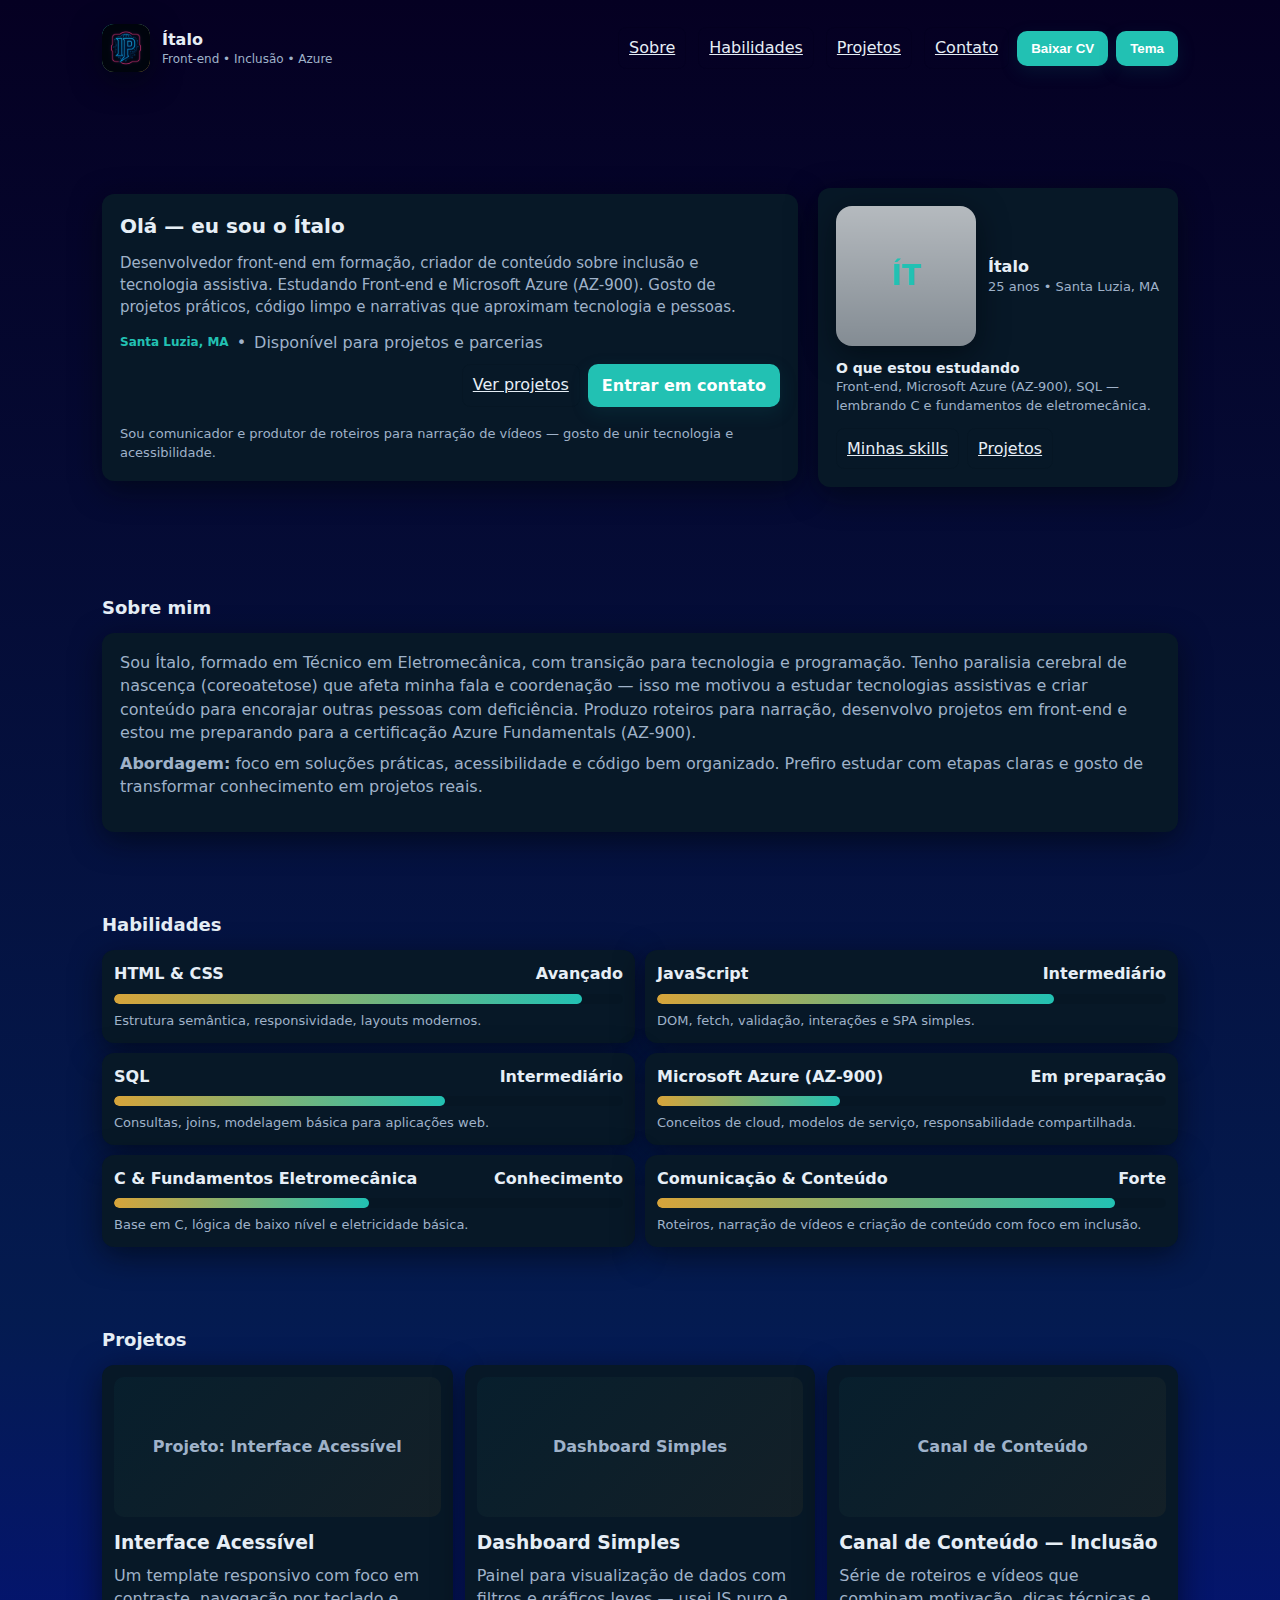
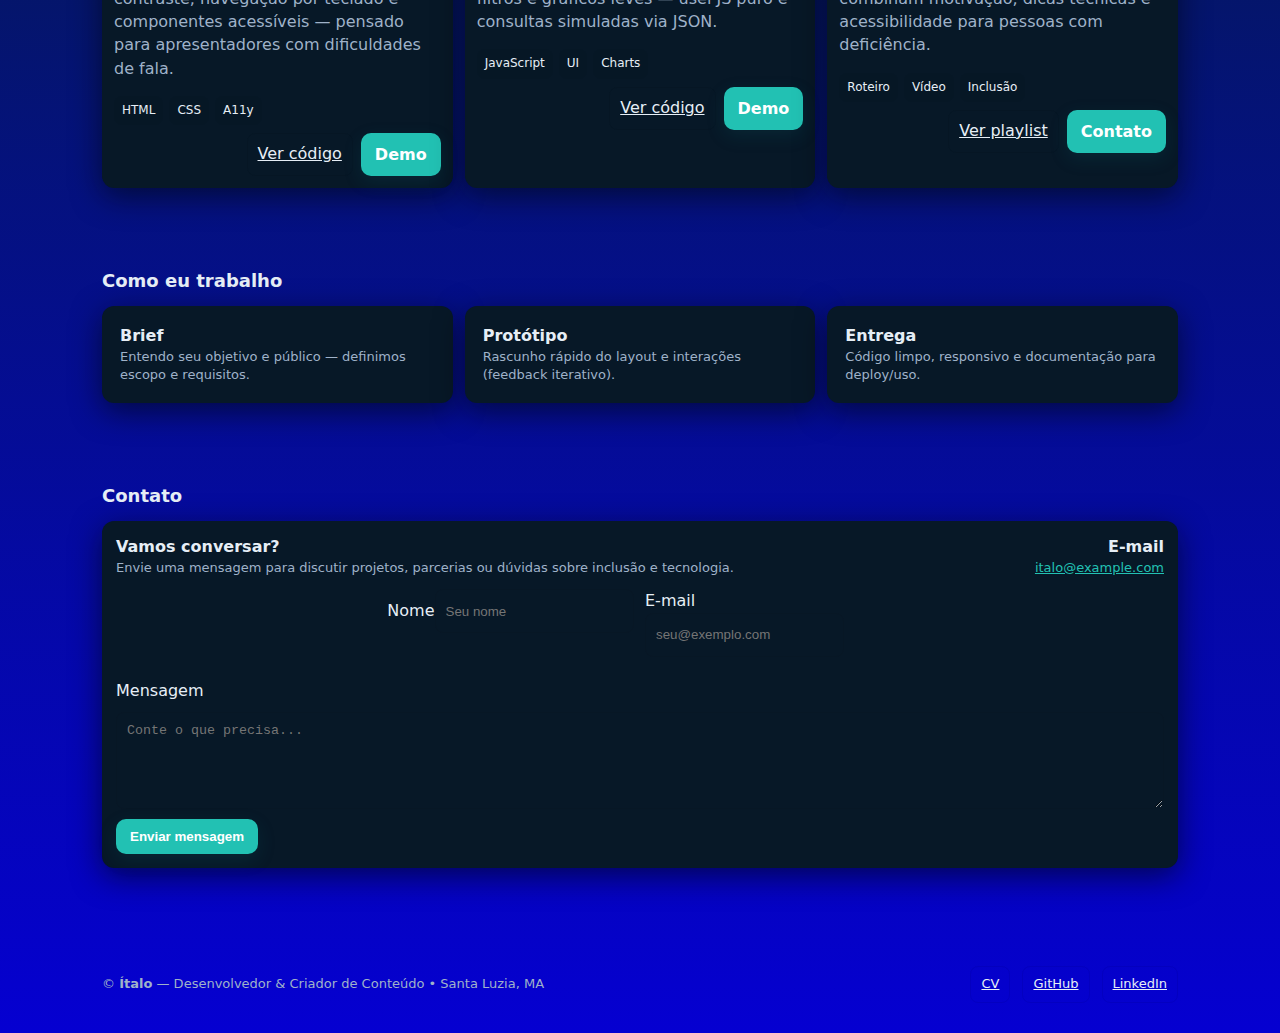
<file: index.html>
<!doctype html>
<html lang="pt-BR">
<head>
  <meta charset="utf-8" />
  <meta name="viewport" content="width=device-width,initial-scale=1" />
  <title>Ítalo — Portfólio</title>
  <meta name="description" content="Portfólio de Ítalo — Desenvolvedor Front-end em formação, criador de conteúdo sobre inclusão e estudante AZ-900. Apresenta projetos, habilidades e contato." />
  <meta property="og:title" content="Ítalo — Portfólio" />
  <meta property="og:description" content="Portfólio de Ítalo — Desenvolvedor Front-end em formação e criador de conteúdo sobre inclusão." />
  <meta name="theme-color" content="#0f1724" />
  <link rel="stylesheet" href="./css/styles.css">
</head>
<body>
  <a class="skip-link" href="#main">Pular para o conteúdo</a>

  <div class="wrap" id="page">
    <header>
      <a class="brand" href="#main" aria-label="Ir para o início">
        <div class="logo" aria-hidden="true">
          <img src="./assets/icons/logo_canto.png" alt="minha Logo">
        </div>
        <div class="brand-text">
          <div class="brand-title">Ítalo</div>
          <div class="brand-sub">Front-end • Inclusão • Azure</div>
        </div>
      </a>

      <nav aria-label="Navegação principal">
        <div class="nav-links" id="navLinks">
          <a href="#sobre" class="ghost">Sobre</a>
          <a href="#habilidades" class="ghost">Habilidades</a>
          <a href="#projetos" class="ghost">Projetos</a>
          <a href="#contato" class="ghost">Contato</a>
        </div>

        <button class="btn" id="cvBtn" onclick="downloadCV()">Baixar CV</button>
        <button class="btn" id="themeToggle" aria-pressed="false" title="Alternar tema">Tema</button>

        <button id="menuToggle" class="btn ghost" aria-expanded="false" aria-controls="navLinks">
          ☰
        </button>
      </nav>
    </header>

    <!-- HERO -->
    <main id="main">
      <section class="hero" aria-labelledby="heroTitle">
        <div class="hero-card">
          <div class="hero-inner">
            <h1 id="heroTitle" class="title">Olá — eu sou o Ítalo</h1>
            <p class="lead">Desenvolvedor front-end em formação, criador de conteúdo sobre inclusão e tecnologia assistiva. Estudando Front-end e Microsoft Azure (AZ-900). Gosto de projetos práticos, código limpo e narrativas que aproximam tecnologia e pessoas.</p>

            <div class="meta">
              <div class="meta-left">
                <span class="tag tag-accent">Santa Luzia, MA</span>
                <span class="dot">•</span>
                <span class="muted">Disponível para projetos e parcerias</span>
              </div>
              <div class="meta-right">
                <a class="ghost" href="#projetos">Ver projetos</a>
                <a class="btn" href="#contato">Entrar em contato</a>
              </div>
            </div>

            <div class="hero-note muted small">Sou comunicador e produtor de roteiros para narração de vídeos — gosto de unir tecnologia e acessibilidade.</div>
          </div>
        </div>

        <aside class="hero-card" aria-label="Informações rápidas">
          <div class="row row-center gap-12">
            <div class="avatar" aria-hidden="true">ÍT</div>
            <div>
              <div class="fw-700">Ítalo</div>
              <div class="muted small">25 anos • Santa Luzia, MA</div>
            </div>
          </div>

          <div class="mt-12">
            <div class="fw-700 fs-14">O que estou estudando</div>
            <div class="muted small">Front-end, Microsoft Azure (AZ-900), SQL — lembrando C e fundamentos de eletromecânica.</div>
          </div>

          <div class="row gap-8 mt-12">
            <a class="ghost" href="#habilidades">Minhas skills</a>
            <a class="ghost" href="#projetos">Projetos</a>
          </div>
        </aside>
      </section>

      <!-- SOBRE -->
      <section id="sobre" aria-labelledby="sobreTitle">
        <h2 id="sobreTitle">Sobre mim</h2>
        <div class="grid">
          <div class="hero-card">
            <p class="muted m-0">Sou Ítalo, formado em Técnico em Eletromecânica, com transição para tecnologia e programação. Tenho paralisia cerebral de nascença (coreoatetose) que afeta minha fala e coordenação — isso me motivou a estudar tecnologias assistivas e criar conteúdo para encorajar outras pessoas com deficiência. Produzo roteiros para narração, desenvolvo projetos em front-end e estou me preparando para a certificação Azure Fundamentals (AZ-900).</p>
            <p class="muted mt-8"><strong>Abordagem:</strong> foco em soluções práticas, acessibilidade e código bem organizado. Prefiro estudar com etapas claras e gosto de transformar conhecimento em projetos reais.</p>
          </div>
        </div>
      </section>

      <!-- HABILIDADES -->
      <section id="habilidades" aria-labelledby="skillsTitle">
        <h2 id="skillsTitle">Habilidades</h2>
        <div class="skills">
          <div class="skill">
            <div class="label"><span>HTML & CSS</span><span>Avançado</span></div>
            <div class="bar" aria-hidden="true"><i data-level="92"></i></div>
            <div class="muted small">Estrutura semântica, responsividade, layouts modernos.</div>
          </div>

          <div class="skill">
            <div class="label"><span>JavaScript</span><span>Intermediário</span></div>
            <div class="bar"><i data-level="78"></i></div>
            <div class="muted small">DOM, fetch, validação, interações e SPA simples.</div>
          </div>

          <div class="skill">
            <div class="label"><span>SQL</span><span>Intermediário</span></div>
            <div class="bar"><i data-level="65"></i></div>
            <div class="muted small">Consultas, joins, modelagem básica para aplicações web.</div>
          </div>

          <div class="skill">
            <div class="label"><span>Microsoft Azure (AZ-900)</span><span>Em preparação</span></div>
            <div class="bar"><i data-level="36"></i></div>
            <div class="muted small">Conceitos de cloud, modelos de serviço, responsabilidade compartilhada.</div>
          </div>

          <div class="skill">
            <div class="label"><span>C & Fundamentos Eletromecânica</span><span>Conhecimento</span></div>
            <div class="bar"><i data-level="50"></i></div>
            <div class="muted small">Base em C, lógica de baixo nível e eletricidade básica.</div>
          </div>

          <div class="skill">
            <div class="label"><span>Comunicação & Conteúdo</span><span>Forte</span></div>
            <div class="bar"><i data-level="90"></i></div>
            <div class="muted small">Roteiros, narração de vídeos e criação de conteúdo com foco em inclusão.</div>
          </div>
        </div>
      </section>

      <!-- PROJETOS -->
      <section id="projetos" aria-labelledby="projTitle">
        <h2 id="projTitle">Projetos</h2>
        <div class="projects-grid">
          <!-- Projeto 1 -->
          <article class="project" aria-labelledby="p1">
            <div class="thumb" role="img" aria-label="Miniatura do projeto Interface Acessível">Projeto: Interface Acessível</div>
            <div>
              <h3 id="p1" class="m-0">Interface Acessível</h3>
              <p class="muted mt-8">Um template responsivo com foco em contraste, navegação por teclado e componentes acessíveis — pensado para apresentadores com dificuldades de fala.</p>
              <div class="meta">
                <div class="tags">
                  <span class="tag">HTML</span><span class="tag">CSS</span><span class="tag">A11y</span>
                </div>
                <div class="meta-right">
                  <a class="ghost" href="#" target="_blank" rel="noopener">Ver código</a>
                  <a class="btn" href="#" target="_blank" rel="noopener">Demo</a>
                </div>
              </div>
            </div>
          </article>

          <!-- Projeto 2 -->
          <article class="project" aria-labelledby="p2">
            <div class="thumb" role="img" aria-label="Miniatura do projeto Dashboard Simples">Dashboard Simples</div>
            <div>
              <h3 id="p2" class="m-0">Dashboard Simples</h3>
              <p class="muted mt-8">Painel para visualização de dados com filtros e gráficos leves — usei JS puro e consultas simuladas via JSON.</p>
              <div class="meta">
                <div class="tags">
                  <span class="tag">JavaScript</span><span class="tag">UI</span><span class="tag">Charts</span>
                </div>
                <div class="meta-right">
                  <a class="ghost" href="#" target="_blank" rel="noopener">Ver código</a>
                  <a class="btn" href="#" target="_blank" rel="noopener">Demo</a>
                </div>
              </div>
            </div>
          </article>

          <!-- Projeto 3 -->
          <article class="project" aria-labelledby="p3">
            <div class="thumb" role="img" aria-label="Miniatura do projeto Canal de Conteúdo">Canal de Conteúdo</div>
            <div>
              <h3 id="p3" class="m-0">Canal de Conteúdo — Inclusão</h3>
              <p class="muted mt-8">Série de roteiros e vídeos que combinam motivação, dicas técnicas e acessibilidade para pessoas com deficiência.</p>
              <div class="meta">
                <div class="tags">
                  <span class="tag">Roteiro</span><span class="tag">Vídeo</span><span class="tag">Inclusão</span>
                </div>
                <div class="meta-right">
                  <a class="ghost" href="#" target="_blank" rel="noopener">Ver playlist</a>
                  <a class="btn" href="#" target="_blank" rel="noopener">Contato</a>
                </div>
              </div>
            </div>
          </article>
        </div>
      </section>

      <!-- COMO TRABALHO -->
      <section aria-labelledby="workflowTitle">
        <h2 id="workflowTitle">Como eu trabalho</h2>
        <div class="grid workflow-grid">
          <div class="hero-card">
            <div class="fw-700">Brief</div>
            <div class="muted small">Entendo seu objetivo e público — definimos escopo e requisitos.</div>
          </div>
          <div class="hero-card">
            <div class="fw-700">Protótipo</div>
            <div class="muted small">Rascunho rápido do layout e interações (feedback iterativo).</div>
          </div>
          <div class="hero-card">
            <div class="fw-700">Entrega</div>
            <div class="muted small">Código limpo, responsivo e documentação para deploy/uso.</div>
          </div>
        </div>
      </section>

      <!-- CONTATO -->
      <section id="contato" aria-labelledby="contatoTitle">
        <h2 id="contatoTitle">Contato</h2>
        <div class="contact-grid">
          <div class="contact-card">
            <div class="contact-head">
              <div>
                <div class="fw-700">Vamos conversar?</div>
                <div class="muted small">Envie uma mensagem para discutir projetos, parcerias ou dúvidas sobre inclusão e tecnologia.</div>
              </div>
              <div class="text-right">
                <div class="fw-700">E-mail</div>
                <div class="muted small"><a class="link-accent" href="mailto:italo@example.com">italo@example.com</a></div>
              </div>
            </div>

            <form id="contactForm" aria-live="polite" onsubmit="return false;">
              <div class="row gap-10 wrap">
                <div class="col"><label for="name">Nome</label><input id="name" name="name" type="text" required placeholder="Seu nome" /></div>
                <div class="col"><label for="email">E-mail</label><input id="email" name="email" type="email" required placeholder="seu@exemplo.com" /></div>
              </div>
              <label for="message">Mensagem</label>
              <textarea id="message" name="message" rows="5" placeholder="Conte o que precisa..." required></textarea>
              <div class="form-actions">
                <button class="btn" id="sendBtn" type="submit">Enviar mensagem</button>
                <div id="formMsg" class="muted small"></div>
              </div>
            </form>
          </div>
        </div>
      </section>

      <footer>
        <div>© <strong>Ítalo</strong> — Desenvolvedor & Criador de Conteúdo • Santa Luzia, MA</div>
        <div class="row gap-12">
          <a href="#" class="ghost" onclick="downloadCV()">CV</a>
          <a href="#" class="ghost" target="_blank" rel="noopener">GitHub</a>
          <a href="#" class="ghost" target="_blank" rel="noopener">LinkedIn</a>
        </div>
      </footer>
    </main>
  </div>

  <!-- mantenha só este script -->
  <script src="./js/script.js" defer></script>
</body>
</html>
</file>
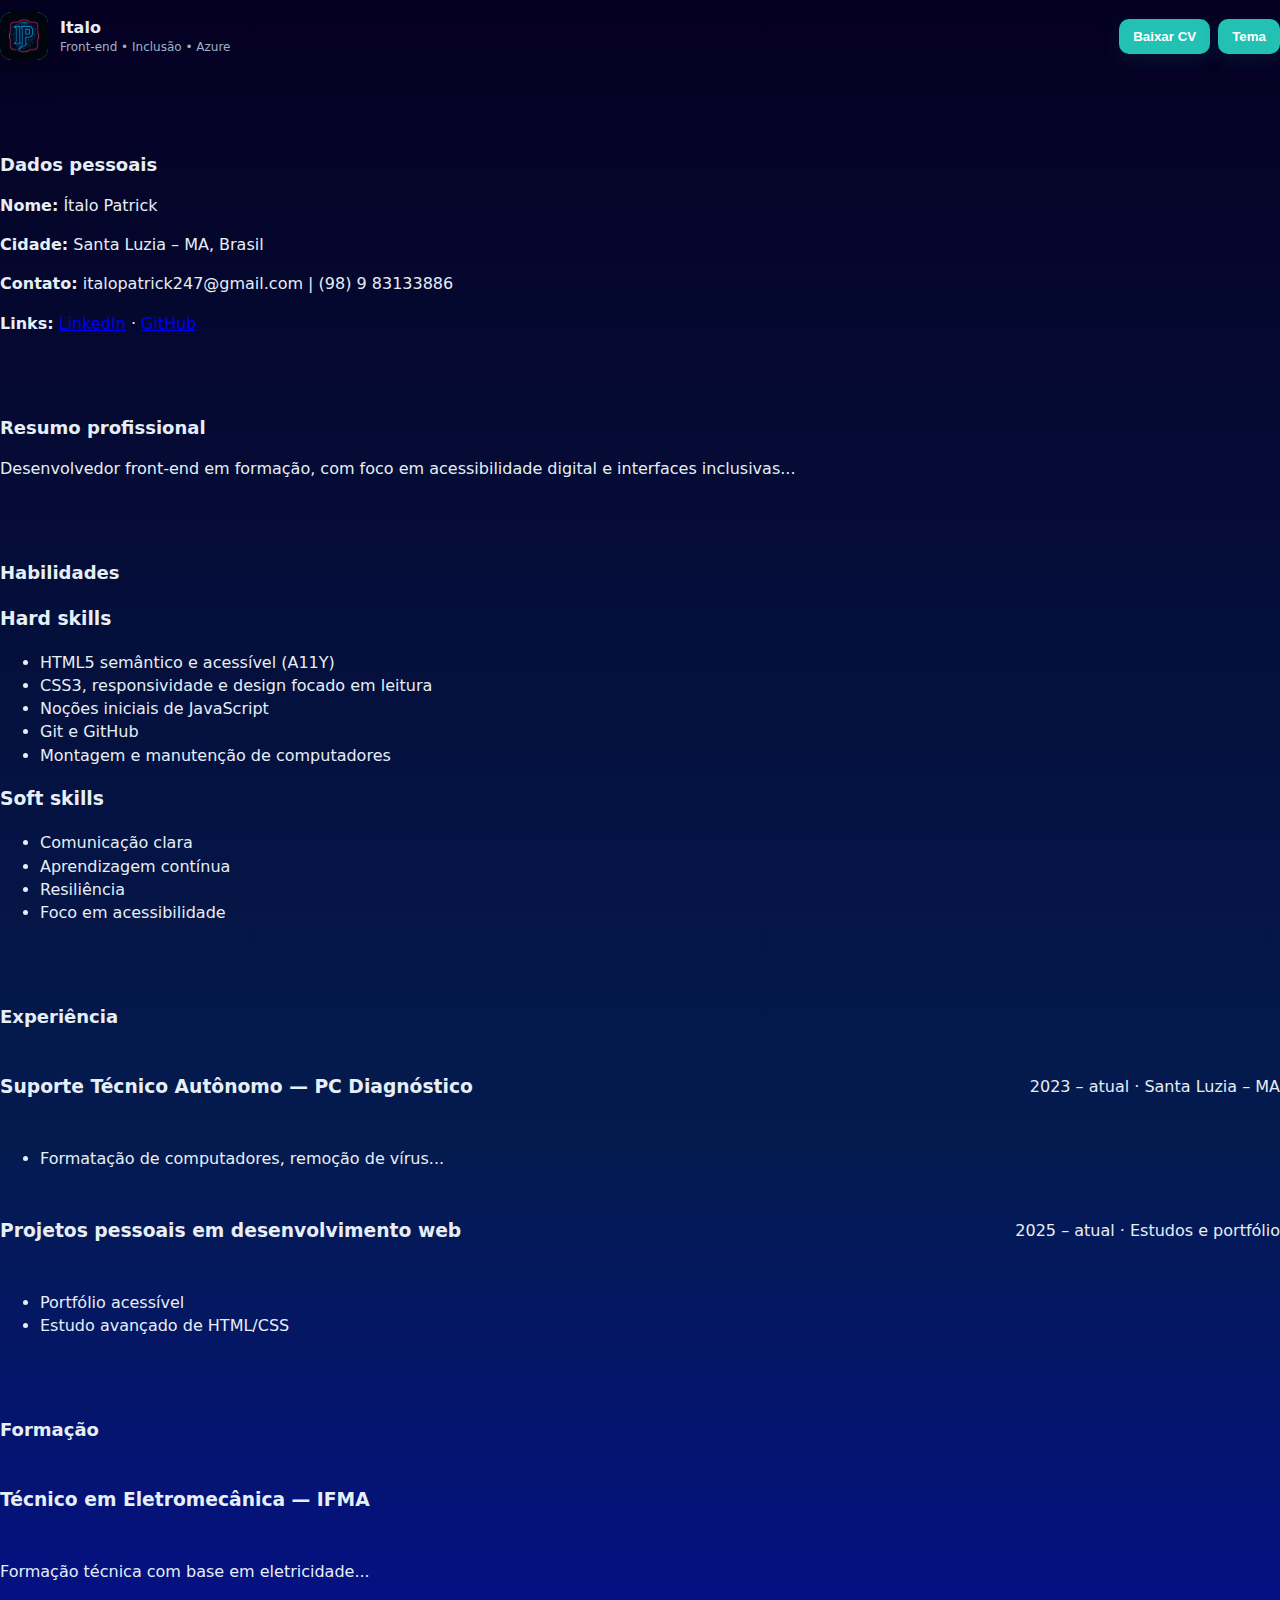
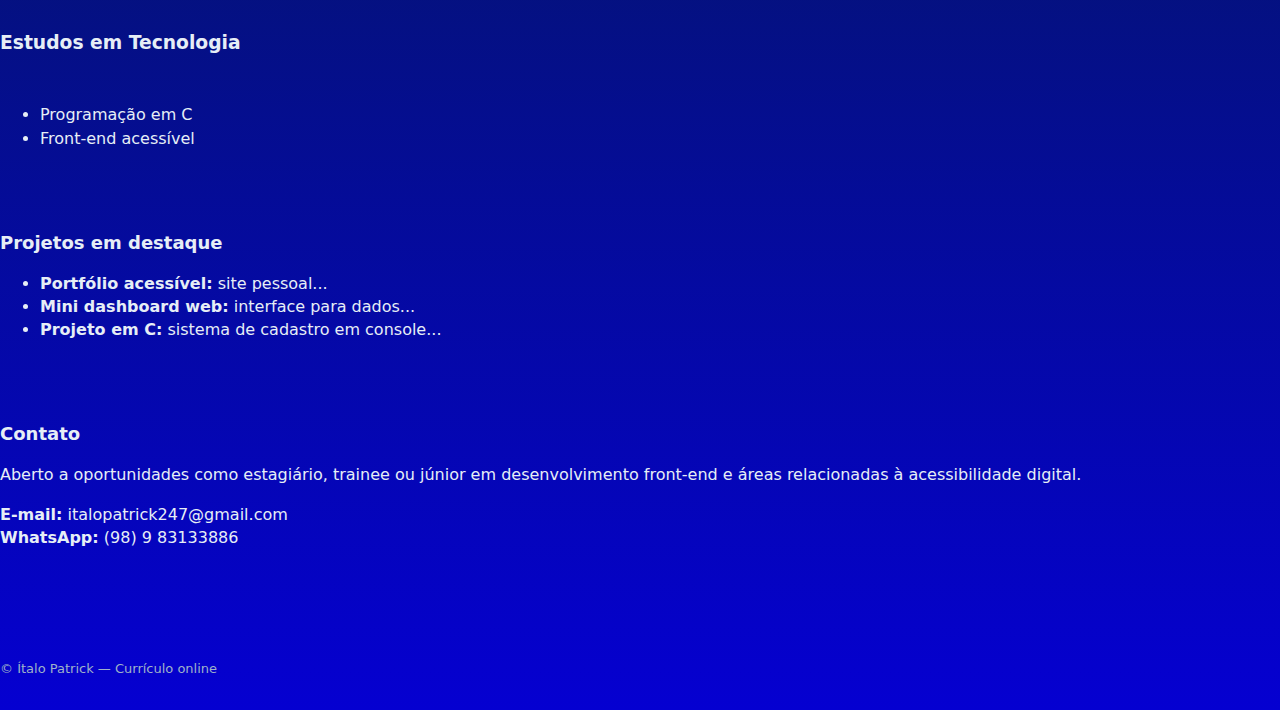
<file: cv.html>
<!doctype html>
<html lang="pt-BR">
<head>
  <meta charset="utf-8" />
  <meta name="viewport" content="width=device-width,initial-scale=1" />
  <title>Curriculo — Italo</title>
  <meta name="description" content="Portfólio de Ítalo — Desenvolvedor Front-end em formação, criador de conteúdo sobre inclusão e estudante AZ-900. Apresenta projetos, habilidades e contato." />

  <!-- Open Graph / Social -->
  <meta property="og:title" content="Ítalo — Portfólio" />
  <meta property="og:description" content="Portfólio de Ítalo — Desenvolvedor Front-end em formação e criador de conteúdo sobre inclusão." />
  <meta property="og:image" content="https://seu-dominio.com/og-image.png" />
  <meta name="twitter:card" content="summary_large_image" />

  <!-- Preferências de tema dos navegadores -->
  <meta name="color-scheme" content="light dark" />
  <meta name="theme-color" content="#0f1724" />

  <link rel="stylesheet" href="./css/styles.css">
</head>
<body>

<header>
  <a class="brand" href="index.html" aria-label="Ir para o início">
    <div class="logo" aria-hidden="true">
      <img src="./assets/icons/logo_canto.png"
           alt="Logo de Ítalo"
           loading="lazy">
    </div>
    <div class="brand-text">
      <div class="brand-title">Italo</div>
      <div class="brand-sub">Front-end • Inclusão • Azure</div>
    </div>
  </a>

  <nav aria-label="Navegação principal">
    <!-- nav vazio só pra manter o layout consistente -->
    <div class="nav-links" id="navLinks"></div>

    <button class="btn" id="cvBtn" type="button" onclick="downloadCV()">Baixar CV</button>
    <button class="btn" id="themeToggle" type="button" aria-pressed="false" title="Alternar tema">Tema</button>

    <button id="menuToggle"
            class="btn ghost"
            type="button"
            aria-expanded="false"
            aria-controls="navLinks">
      ☰
    </button>
  </nav>
</header>

<main class="cv-main container">

  <!-- DADOS PESSOAIS -->
  <section class="cv-bloco-contact" aria-labelledby="cv-dados">
    <h2 id="cv-dados">Dados pessoais</h2>
    <p><strong>Nome:</strong> Ítalo Patrick</p>
    <p><strong>Cidade:</strong> Santa Luzia – MA, Brasil</p>
    <p><strong>Contato:</strong> italopatrick247@gmail.com | (98) 9 83133886</p>
    <p><strong>Links:</strong>
      <a href="https://www.linkedin.com/in/italo-patrick-vieira-lima/" target="_blank" rel="noopener">LinkedIn</a> ·
      <a href="https://github.com/Italo-Patrick" target="_blank" rel="noopener">GitHub</a>
    </p>
  </section>

  <!-- RESUMO PROFISSIONAL -->
  <section class="cv-bloco swing" aria-labelledby="cv-resumo">
  <div class="swing-inner">
    <div class="swing-text">
      <h2 id="cv-resumo">Resumo profissional</h2>
      <p>Desenvolvedor front-end em formação, com foco em acessibilidade digital e interfaces inclusivas...
      </p>
    </div>

    <div class="swing-media"></div>
  </div>
</section>


  <!-- HABILIDADES -->
  <section class="cv-bloco swing" aria-labelledby="cv-habilidades">
  <div class="swing-inner">
    <div class="swing-text">
      <h2 id="cv-habilidades">Habilidades</h2>

      <div class="cv-grid">
        <div>
          <h3>Hard skills</h3>
          <ul>
            <li>HTML5 semântico e acessível (A11Y)</li>
            <li>CSS3, responsividade e design focado em leitura</li>
            <li>Noções iniciais de JavaScript</li>
            <li>Git e GitHub</li>
            <li>Montagem e manutenção de computadores</li>
          </ul>
        </div>

        <div>
          <h3>Soft skills</h3>
          <ul>
            <li>Comunicação clara</li>
            <li>Aprendizagem contínua</li>
            <li>Resiliência</li>
            <li>Foco em acessibilidade</li>
          </ul>
        </div>
      </div>
    </div>

    <div class="swing-media"></div>
  </div>
</section>

  <!-- EXPERIÊNCIA -->
  <section class="cv-bloco swing" aria-labelledby="cv-experiencia">
  <div class="swing-inner">

    <div class="swing-text">
      <h2 id="cv-experiencia">Experiência</h2>

      <article class="cv-item">
        <header>
          <h3>Suporte Técnico Autônomo — PC Diagnóstico</h3>
          <p class="cv-item__sub">2023 – atual · Santa Luzia – MA</p>
        </header>
        <ul>
          <li>Formatação de computadores, remoção de vírus...</li>
        </ul>
      </article>

      <article class="cv-item">
        <header>
          <h3>Projetos pessoais em desenvolvimento web</h3>
          <p class="cv-item__sub">2025 – atual · Estudos e portfólio</p>
        </header>
        <ul>
          <li>Portfólio acessível</li>
          <li>Estudo avançado de HTML/CSS</li>
        </ul>
      </article>
    </div>

    <div class="swing-media"></div>
  </div>
</section>

  <!-- FORMAÇÃO -->
  <section class="cv-bloco swing" aria-labelledby="cv-formacao">
  <div class="swing-inner">

    <div class="swing-text">
      <h2 id="cv-formacao">Formação</h2>

      <article class="cv-item">
        <header>
          <h3>Técnico em Eletromecânica — IFMA</h3>
        </header>
        <p>Formação técnica com base em eletricidade...</p>
      </article>

      <article class="cv-item">
        <header>
          <h3>Estudos em Tecnologia</h3>
        </header>
        <ul>
          <li>Programação em C</li>
          <li>Front-end acessível</li>
        </ul>
      </article>
    </div>
    <div class="swing-media"></div>

  </div>
</section>

  <!-- PROJETOS -->
  <section class="cv-bloco swing" aria-labelledby="cv-projetos">
  <div class="swing-inner">
    <div class="swing-text">
      <h2 id="cv-projetos">Projetos em destaque</h2>
      <ul>
        <li><strong>Portfólio acessível:</strong> site pessoal...</li>
        <li><strong>Mini dashboard web:</strong> interface para dados...</li>
        <li><strong>Projeto em C:</strong> sistema de cadastro em console...</li>
      </ul>
    </div>
    <div class="swing-media"></div>
  </div>
</section>


  <!-- CONTATO FINAL -->
  <section class="cv-bloco" aria-labelledby="cv-contato">
    <h2 id="cv-contato">Contato</h2>
    <p>
      Aberto a oportunidades como estagiário, trainee ou júnior em desenvolvimento front-end e áreas relacionadas à acessibilidade digital.
    </p>
    <p>
      <strong>E-mail:</strong> italopatrick247@gmail.com<br>
      <strong>WhatsApp:</strong> (98) 9 83133886
    </p>
  </section>

</main>

<footer class="cv-footer">
  <div class="container">
    <p>© Ítalo Patrick — Currículo online</p>
  </div>
</footer>

<script src="./js/script.js" defer></script>
</body>
</html>
</file>
<file: css/styles.css>
/* =========================================
   VARIÁVEIS / THEME TOKENS
   ========================================= */
:root{
  --bg-gradient: linear-gradient(180deg, #050022 0%, #041b50 50%, #0500d1 100%);
  --card: #071827;
  --text: #e6eef6;
  --muted: #9fb2c9;
  --accent: #22c1b3;      /* azul petróleo */
  --accent-2: #d7a43a;    /* amarelo queimado */
  --shadow: 0 8px 30px rgba(2,6,12,0.6);
  --radius: 12px;
  --glass: linear-gradient(180deg, rgba(255,255,255,0.6), rgba(255,255,255,0.5));
  --container: 1100px;
  font-family: Inter, system-ui, -apple-system, "Segoe UI", Roboto, "Helvetica Neue", Arial;
}
[data-theme="light"]{
  --bg: #fffdf9;
  --card: #ffffff;
  --text: #1f2733;
  --muted: #6a7787;
  --accent: #0b6b6f;
  --accent-2: #c58a23;    /* combina com o quente */
  --shadow: 0 10px 28px rgba(80, 60, 30, 0.10);

  --bg-gradient: linear-gradient(180deg,
    #fffdf9 0%,
    #f6f1e9 55%,
    #ece6dc 100%
  );
}

/* =========================================
   RESET BÁSICO
   ========================================= */
*{box-sizing:border-box}

/* =========================================
   BASE
   ========================================= */
body{
  margin:0;
  background: var(--bg-gradient);
  color:var(--text);
  -webkit-font-smoothing:antialiased;
  -moz-osx-font-smoothing:grayscale;
  line-height:1.45;
  padding-bottom:0px;
}

/* container */
.wrap{
  max-width:var(--container);
  margin:0 auto;
  padding:12px;
}

/* =========================================
   ACESSIBILIDADE
   (oculta até receber foco)
   ========================================= */
.skip-link{
  position: absolute;
  left: -999px;
  top: auto;
  width: 1px;
  height: 1px;
  overflow: hidden;
}
.skip-link:focus{
  left: 12px;
  top: 12px;
  width: auto;
  height: auto;
  padding:8px 12px;
  background:var(--card);
  color:var(--text);
  border-radius:6px;
  box-shadow:var(--shadow);
  z-index:9999;
}

/* =========================================
   HEADER / NAV
   ========================================= */
header{
  display:flex;
  align-items:center;
  justify-content:space-between;
  gap:12px;
  padding:12px 0;
}
.brand{
  display:flex;
  align-items:center;
  gap:12px;
  text-decoration:none;
  color:var(--text);
}
.logo{
  width:48px;height:48px;
  display:grid;place-items:center;
  background:linear-gradient(135deg,var(--accent),var(--accent-2));
  color:white;border-radius:12px;font-weight:700;font-size:18px;
  box-shadow:var(--shadow);
}
.logo img{
  width:100%;
  height:100%;
  object-fit:cover;
  border-radius:12px;
}
nav{display:flex;align-items:center;gap:8px}
.nav-links{display:none}
.btn{
  display:inline-flex;align-items:center;gap:8px;
  padding:10px 14px;border-radius:10px;border:0;background:var(--accent);color:white;font-weight:600;text-decoration:none;cursor:pointer;
  box-shadow:0 6px 18px rgba(11,107,111,0.18);
}
.ghost{
  background:transparent;color:var(--text);border:1px solid rgba(0,0,0,0.06);padding:8px 10px;border-radius:8px;
}

/* =========================================
   HERO
   ========================================= */
.hero{
  display:grid;
  grid-template-columns:1fr;
  gap:20px;
  align-items:center;
  padding:24px 0 28px;
}
.hero-card{
  background:var(--card);
  padding:18px;border-radius:var(--radius);box-shadow:var(--shadow);
}
.hero-inner{display:flex;flex-direction:column;gap:12px}
.title{font-size:20px;font-weight:700;margin:0}
.lead{font-size:15px;color:var(--muted);margin:0}
.hero-grid{
  display:grid;
  grid-template-columns:1fr;
  gap:14px;
  align-items:center;
}
.avatar{
  width:120px;height:120px;border-radius:16px;flex-shrink:0;
  background:linear-gradient(180deg, rgba(255,255,255,0.7), rgba(255,255,255,0.5));
  display:grid;place-items:center;font-weight:700;font-size:28px;color:var(--accent);
  box-shadow:var(--shadow);overflow:hidden;
}
.meta{display:flex;gap:10px;flex-wrap:wrap;align-items:center}

/* =========================================
   SEÇÕES / TÍTULOS / GRIDS
   ========================================= */
section{margin-top:13px}
h2{font-size:18px;margin:0 0 12px 0}
.grid{display:grid;gap:12px}
.cards{display:grid;gap:12px}

/* =========================================
   SKILLS
   ========================================= */
.skills{display:grid;gap:10px}
.skill{
  background:var(--card);padding:12px;border-radius:12px;box-shadow:var(--shadow);
  display:flex;flex-direction:column;gap:8px;
}
.skill .label{display:flex;justify-content:space-between;font-weight:600}
.bar{
  height:10px;background:rgba(0,0,0,0.06);border-radius:8px;overflow:hidden;
}
.bar > i{
  display:block;height:100%;
  background:linear-gradient(90deg,var(--accent-2),var(--accent));
  border-radius:8px;width:40%;
}

/* =========================================
   PROJETOS
   ========================================= */
.projects-grid{display:grid;gap:12px}
.project{
  display:flex;flex-direction:column;gap:12px;padding:12px;border-radius:12px;
  background:var(--card);box-shadow:var(--shadow);
}
.project .thumb{
  height:140px;border-radius:10px;
  background:linear-gradient(135deg,rgba(11,107,111,0.08),rgba(217,155,42,0.06));
  display:grid;place-items:center;color:var(--muted);font-weight:700;
}
.project .meta{display:flex;justify-content:space-between;align-items:center;gap:8px}
.tags{display:flex;gap:6px;flex-wrap:wrap}
.tag{font-size:12px;padding:6px 8px;border-radius:8px;background:rgba(0,0,0,0.04)}

/* =========================================
   CONTATO
   ========================================= */
.contact-card{
  padding:14px;border-radius:12px;background:var(--card);box-shadow:var(--shadow);
}
form{display:flex;flex-direction:column;gap:10px}
input[type="text"], input[type="email"], textarea{
  padding:10px;border-radius:8px;border:1px solid rgba(10,12,20,0.06);
  background:transparent;color:var(--text);min-height:44px;outline:none;
}
input:focus, textarea:focus{
  box-shadow:0 6px 18px rgba(11,107,111,0.08);
  border-color:var(--accent);
}
.row{display:flex;gap:10px;flex-wrap:wrap}
.col{flex:1;min-width:140px}

/* =========================================
   FOOTER
   ========================================= */
footer{
  margin-top:34px;padding:18px 0;
  border-top:1px solid rgba(0,0,0,0.04);color:var(--muted);font-size:13px;
  display:flex;justify-content:space-between;align-items:center
}

/* =========================================
   RESPONSIVO
   ========================================= */
@media(min-width:720px){
  .nav-links{display:flex;gap:12px;align-items:center}
  .hero{grid-template-columns:1fr 360px}
  .hero-grid{grid-template-columns:1fr}
  .avatar{width:140px;height:140px;border-radius:16px}
  .projects-grid{grid-template-columns:repeat(2,1fr)}
  .skills{grid-template-columns:repeat(2,1fr)}
}
@media(min-width:1100px){
  .hero-grid{grid-template-columns:1fr}
  .projects-grid{grid-template-columns:repeat(3,1fr)}
}

/* small mobile */
@media(max-width:420px){
  .logo{width:44px;height:44px;font-size:16px}
  .avatar{width:100px;height:100px}
  .title{font-size:18px}
}

/* =========================================
   FOCUS VISÍVEL / TRANSIÇÕES
   ========================================= */
a:focus, button:focus, input:focus, textarea:focus{
  outline:3px solid rgba(11,107,111,0.14);outline-offset:2px;border-radius:8px
}
.btn, .project, .skill, .avatar{
  transition:transform .14s ease, box-shadow .14s ease
}
.project:hover, .skill:hover{transform:translateY(-6px)}

/* =========================================
   (SEU AJUSTE) Remover faixas entre seções
   ========================================= */
section{
  background:transparent !important;
  margin-top:80px;
  margin-bottom:80px;
}
footer{border-top:none !important}

/* =========================================
   UTILITÁRIOS
   ========================================= */
.m-0{margin:0}
.mt-6{margin-top:6px}
.mt-8{margin-top:8px}
.mt-12{margin-top:12px}
.small{font-size:13px}
.fs-14{font-size:14px}
.fw-700{font-weight:700}
.muted{color:var(--muted)}

.row-center{align-items:center}
.gap-8{gap:8px}
.gap-10{gap:10px}
.gap-12{gap:12px}
.wrap{flex-wrap:wrap}
.ml-auto{margin-left:auto}
.text-right{text-align:right}
.dot{color:var(--muted)}

.brand-text .brand-title{font-weight:700}
.brand-text .brand-sub{font-size:12px;color:var(--muted)}
#menuToggle{display:none}
@media(max-width:719px){
  #menuToggle{display:inline-flex}
  #navLinks{display:none}
}
.meta-left{display:flex;gap:8px;align-items:center}
.meta-right{margin-left:auto;display:flex;gap:8px}
.tag-accent{background:transparent;padding:0;font-weight:600;color:var(--accent)}
.hero-note{margin-top:6px}
.workflow-grid{grid-template-columns:repeat(auto-fit,minmax(220px,1fr))}
.contact-grid{display:grid;grid-template-columns:1fr;gap:12px}
.contact-head{display:flex;justify-content:space-between;align-items:center}
.link-accent{color:var(--accent)}
.form-actions{display:flex;gap:8px;align-items:center}
.project .meta{display:flex;justify-content:space-between;align-items:center;gap:8px}

/* largura das barras via JS (mantida) */
.bar > i{ width:0 }
</file>
